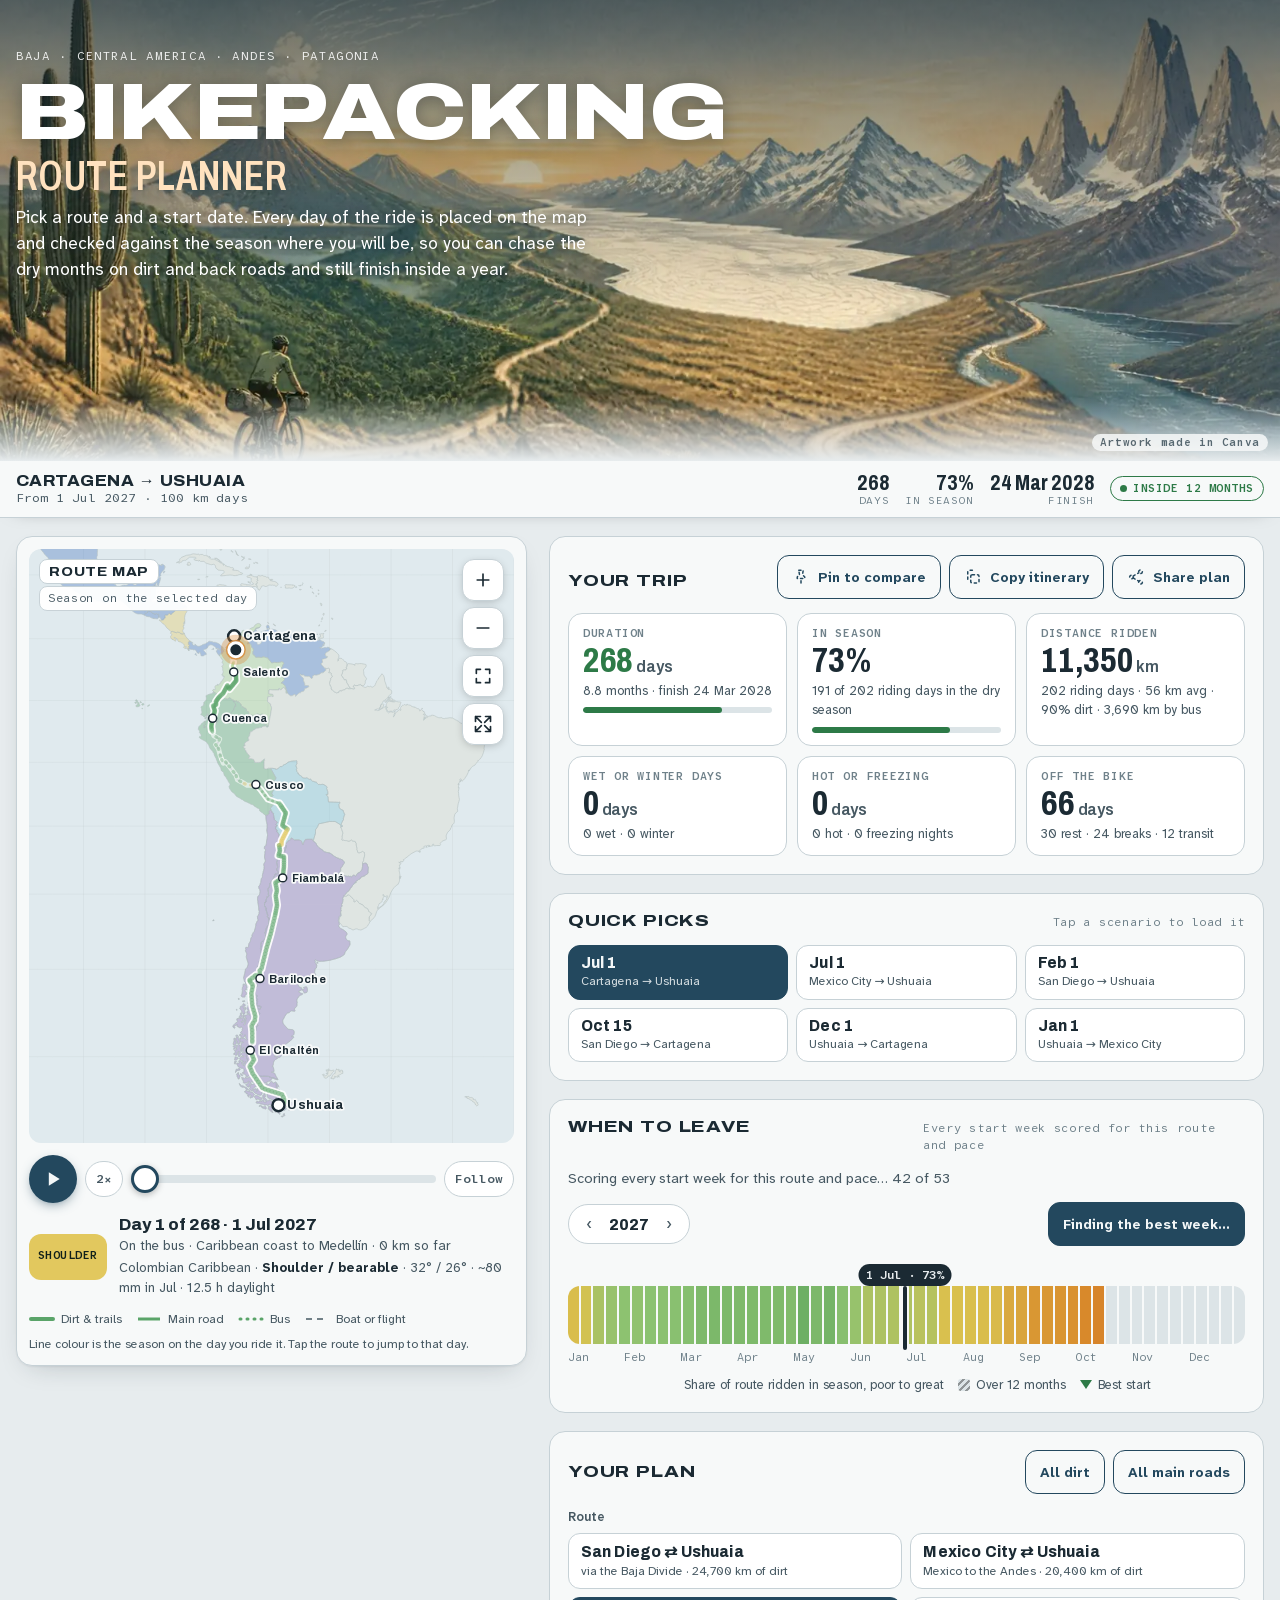
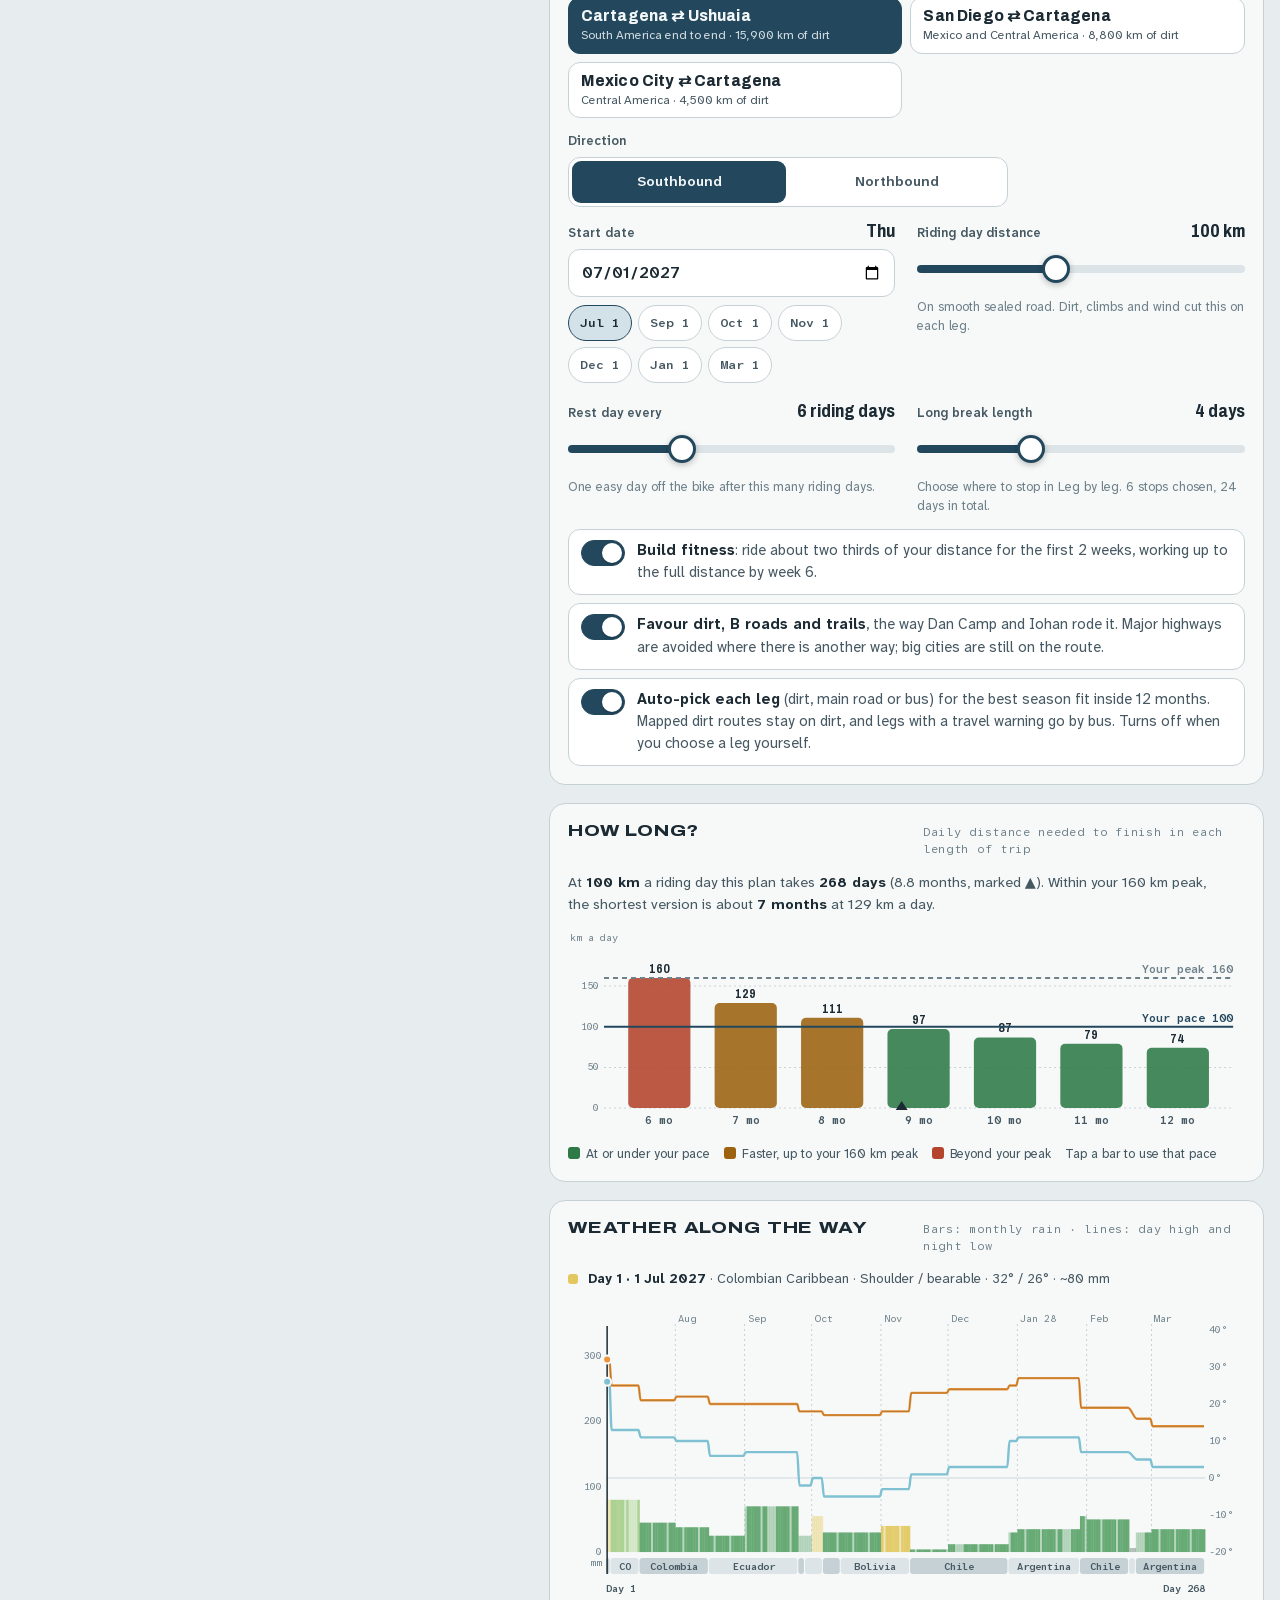
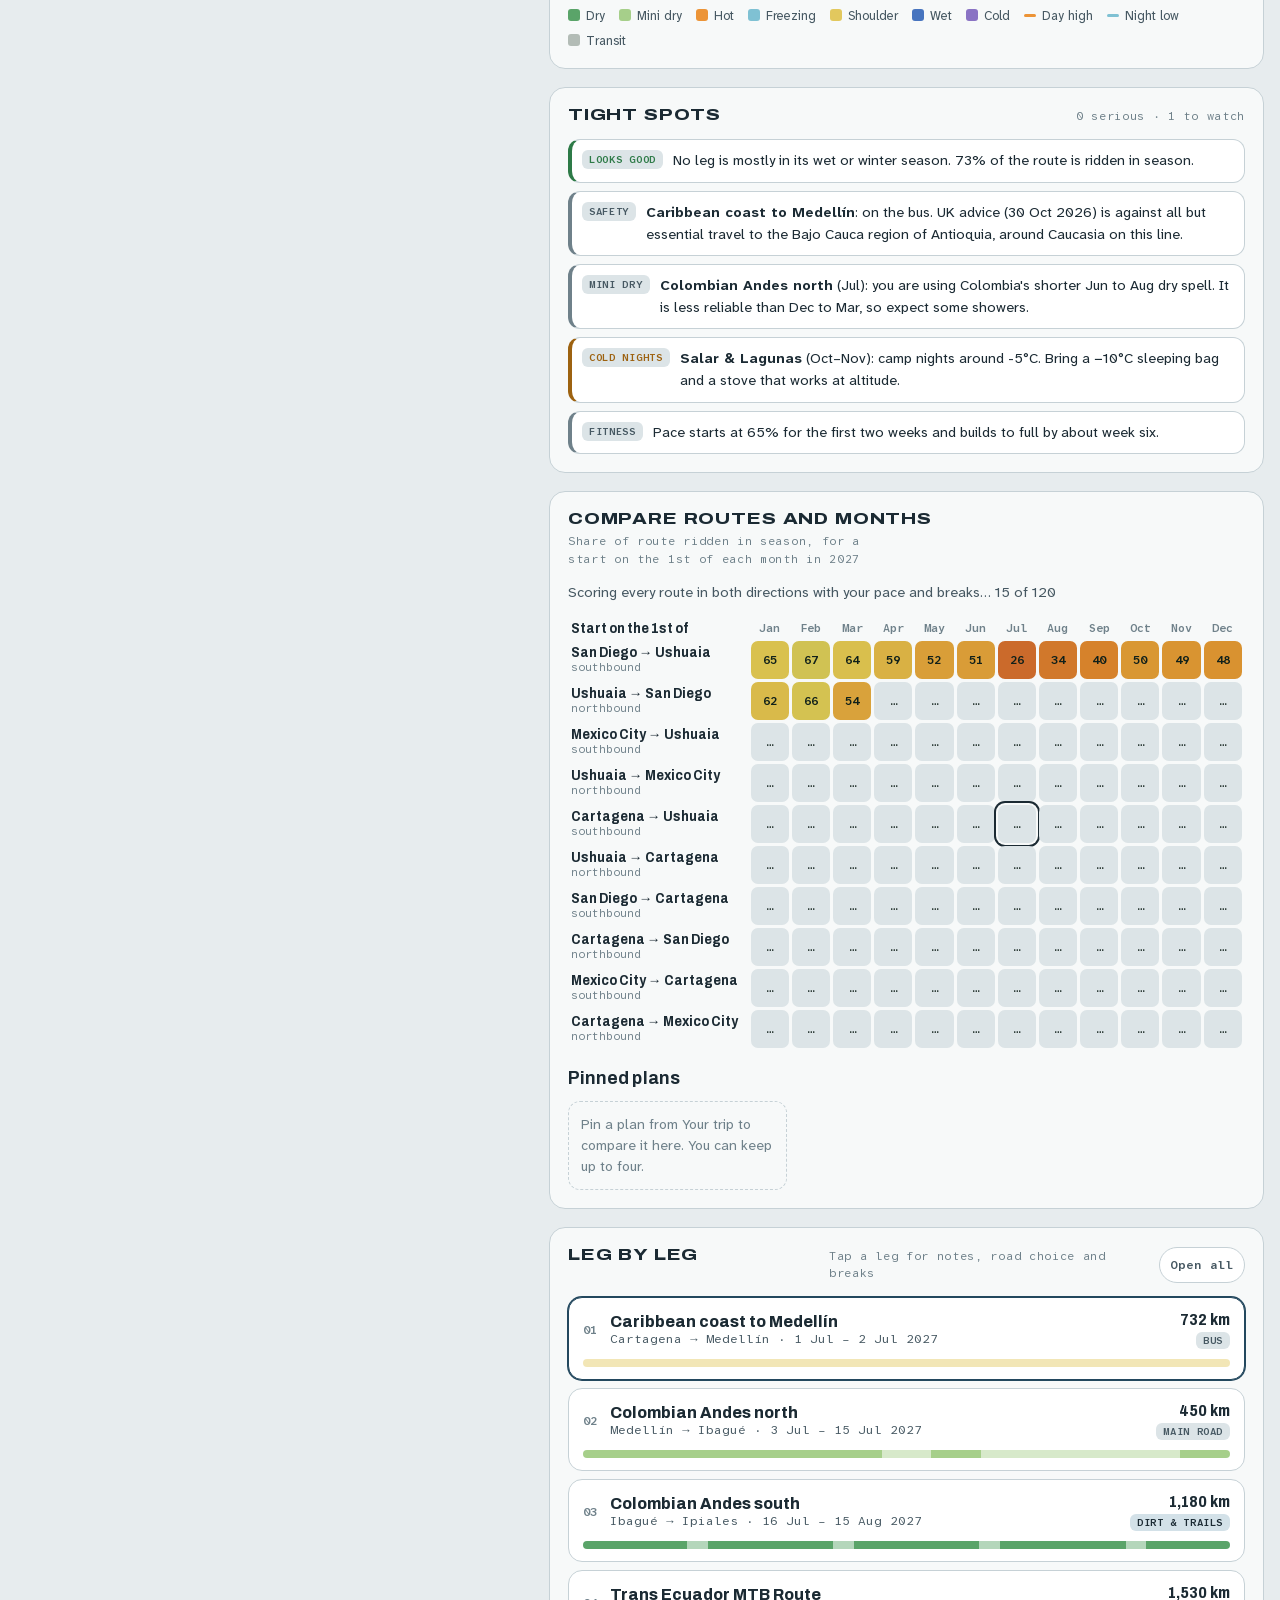
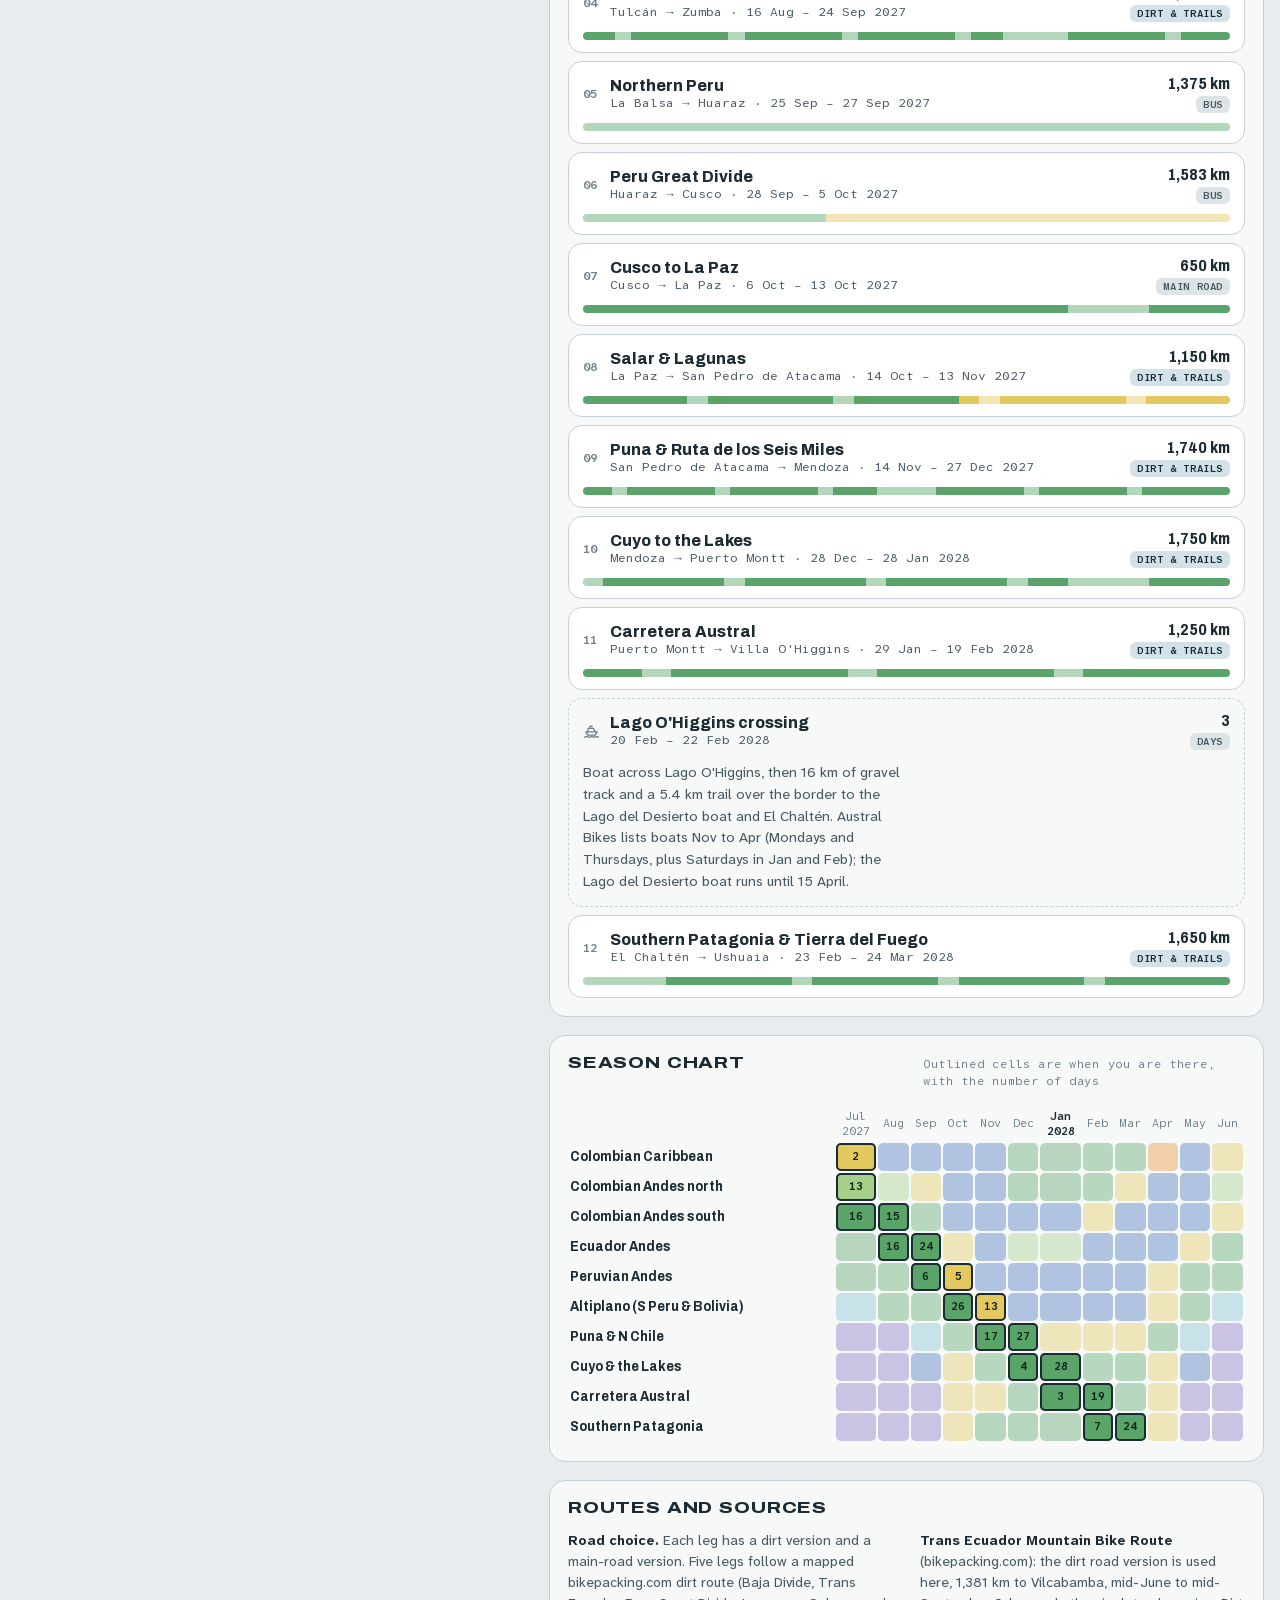
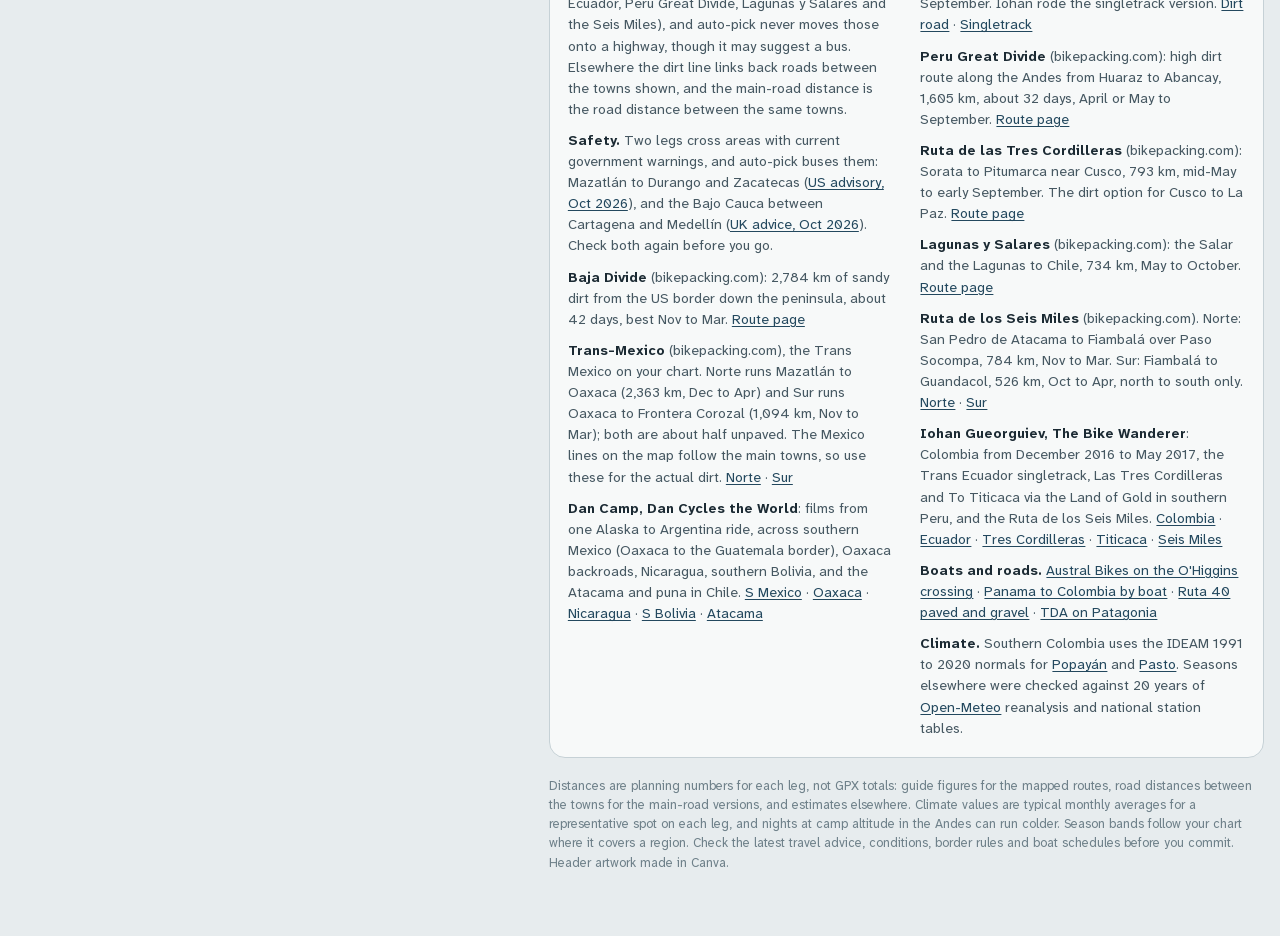
<file: index.html>
<!doctype html>
<html lang="en">
<head>
<meta charset="utf-8">
<meta name="viewport" content="width=device-width,initial-scale=1,viewport-fit=cover">
<title>Bikepacking Route Planner</title>
<meta name="description" content="Plan a 6 to 12 month bikepacking trip through the Americas around the dry seasons: season map, start-week finder, weather and leg-by-leg dirt or main-road choices.">
<meta name="robots" content="noindex, nofollow">
<link rel="manifest" href="manifest.webmanifest">
<link rel="icon" href="icons/favicon-48.png" sizes="48x48" type="image/png">
<link rel="apple-touch-icon" href="icons/apple-touch-icon.png">
<meta name="theme-color" content="#f7f9f9" media="(prefers-color-scheme: light)">
<meta name="theme-color" content="#142128" media="(prefers-color-scheme: dark)">
<meta property="og:type" content="website">
<meta property="og:title" content="Bikepacking Route Planner">
<meta property="og:description" content="Plan a 6 to 12 month bikepacking trip through the Americas around the dry seasons: season map, start-week finder, weather and leg-by-leg dirt or main-road choices.">
<meta property="og:url" content="https://zalderman88.github.io/Bikepacking/">
<meta property="og:image" content="https://zalderman88.github.io/Bikepacking/og.jpg">
<meta name="twitter:card" content="summary_large_image">
<link rel="preload" href="fonts/Archivo-400-900-latin.woff2" as="font" type="font/woff2" crossorigin>
<link rel="preload" href="hero.webp" as="image">
<style>:root{color-scheme:light;box-sizing:border-box;padding-top:env(safe-area-inset-top,0px);padding-bottom:env(safe-area-inset-bottom,0px)}body{margin:0;padding:0;font:14px -apple-system,BlinkMacSystemFont,sans-serif;background:#fff;color:#000}img{max-width:100%}[hidden]:not([hidden=until-found i]){display:none!important}</style>
<link rel="stylesheet" href="fonts.css">
<style>
/* Layout: an atlas console. A painted panorama masthead (made in Canva), a sticky trip bar, then the map pinned on the left while the analysis scrolls on the right. On phones it is one column with a bottom tab bar. */
:root{
  --bg:#e7ecee; --surface:#f7f9f9; --raised:#ffffff; --sunk:#dce4e7; --ink:#1b2a33; --ink-2:#465862; --ink-3:#6f818a; --rule:#c6d1d6;
  --accent:#23485e; --accent-ink:#f3f7f8; --accent-soft:#d3e1e8; --glow:#d98b3a; --focus:#2f6fb3;
  --land:#dfe5e2; --land-edge:#b5c1c1; --sea:#e0eaee; --route-ghost:#8e9fa6; --case:#ffffff; --scrim:rgba(18,32,41,.62); --cell-ink:#10201a;
  --c-D:#5aa469; --c-M:#a6cf8a; --c-B:#e2c85e; --c-H:#ec9437; --c-K:#7fc1d3; --c-W:#4774bf; --c-C:#8a73c4; --c-T:#b3bcb6;
  --bad:#b4442c; --warn:#9d6210; --good:#2d7a47;
  --shadow:0 1px 2px rgba(20,35,45,.06),0 10px 28px -14px rgba(20,35,45,.28);
  --f-display:"Archivo","Arial Narrow",Arial,sans-serif;
  --f-body:"Atkinson Hyperlegible Next","Atkinson Hyperlegible",system-ui,-apple-system,"Segoe UI",Roboto,sans-serif;
  --f-mono:"Atkinson Hyperlegible Mono",ui-monospace,"SFMono-Regular",Menlo,Consolas,monospace;
  --r:16px; --r-sm:10px; --tb-h:56px; --nav-h:0px;
}
@media (prefers-color-scheme: dark){:root:not([data-theme="light"]){
  --bg:#0e171c; --surface:#142128; --raised:#192932; --sunk:#1c2c35; --ink:#e2e9ec; --ink-2:#a5b5bd; --ink-3:#74868f; --rule:#283a44;
  --accent:#9dc5da; --accent-ink:#0c1a21; --accent-soft:#1f3846; --glow:#f0b26c; --focus:#86b9ee;
  --land:#22323a; --land-edge:#3b4d56; --sea:#101c22; --route-ghost:#5c6e76; --case:#0b1418; --scrim:rgba(6,12,16,.7); --cell-ink:#0d1a15;
  --c-D:#5fb26f; --c-M:#9ccb7f; --c-B:#d9bf55; --c-H:#ef9a40; --c-K:#78bfd1; --c-W:#5c8ad6; --c-C:#9d87d8; --c-T:#56625c;
  --bad:#f08a72; --warn:#e7b04f; --good:#7fd398;
  --shadow:0 1px 2px rgba(0,0,0,.35),0 12px 32px -14px rgba(0,0,0,.7); color-scheme:dark}}
:root[data-theme="dark"]{
  --bg:#0e171c; --surface:#142128; --raised:#192932; --sunk:#1c2c35; --ink:#e2e9ec; --ink-2:#a5b5bd; --ink-3:#74868f; --rule:#283a44;
  --accent:#9dc5da; --accent-ink:#0c1a21; --accent-soft:#1f3846; --glow:#f0b26c; --focus:#86b9ee;
  --land:#22323a; --land-edge:#3b4d56; --sea:#101c22; --route-ghost:#5c6e76; --case:#0b1418; --scrim:rgba(6,12,16,.7); --cell-ink:#0d1a15;
  --c-D:#5fb26f; --c-M:#9ccb7f; --c-B:#d9bf55; --c-H:#ef9a40; --c-K:#78bfd1; --c-W:#5c8ad6; --c-C:#9d87d8; --c-T:#56625c;
  --bad:#f08a72; --warn:#e7b04f; --good:#7fd398;
  --shadow:0 1px 2px rgba(0,0,0,.35),0 12px 32px -14px rgba(0,0,0,.7); color-scheme:dark}

*{box-sizing:border-box}
html{scroll-behavior:smooth;scroll-padding-top:calc(var(--tb-h) + 12px + env(safe-area-inset-top,0px))}
body{background:var(--bg);color:var(--ink);font-family:var(--f-body);font-size:15px;line-height:1.5;-webkit-tap-highlight-color:transparent;padding-bottom:calc(var(--nav-h) + env(safe-area-inset-bottom,0px))}
body::before{content:"";position:fixed;inset:0 0 auto;height:env(safe-area-inset-top,0px);z-index:40;background:var(--surface)}
html.noscroll,html.noscroll body{overflow:hidden}
h1,h2,h3{font-family:var(--f-display);margin:0;line-height:1.02;text-wrap:balance}
h2{font-size:1.06rem;font-weight:780;font-stretch:118%;text-transform:uppercase;letter-spacing:.05em}
h3{font-size:1.12rem;font-weight:700;font-stretch:96%;letter-spacing:.005em}
p{margin:0}
a{color:var(--accent);text-underline-offset:2px}
button{font:inherit;color:inherit}
.wrap{max-width:1480px;margin:0 auto;padding-left:max(16px,env(safe-area-inset-left,0px));padding-right:max(16px,env(safe-area-inset-right,0px))}
.cap{font-family:var(--f-mono);font-size:.72rem;letter-spacing:.06em;color:var(--ink-3)}
.muted{color:var(--ink-2)}
.num{font-variant-numeric:tabular-nums}
.sr{position:absolute;width:1px;height:1px;overflow:hidden;clip:rect(0 0 0 0);white-space:nowrap}
button:focus-visible,select:focus-visible,input:focus-visible,a:focus-visible,[tabindex]:focus-visible,summary:focus-visible{outline:3px solid var(--focus);outline-offset:2px}

/* ---------- hero ---------- */
.hero{position:relative;isolation:isolate;overflow:hidden;background:var(--accent);min-height:clamp(300px,36vw,500px);display:flex;align-items:flex-start}
.hero img{position:absolute;inset:0;width:100%;height:100%;object-fit:cover;object-position:50% 58%;z-index:-2}
.hero::after{content:"";position:absolute;inset:0;z-index:-1;background:linear-gradient(180deg,var(--scrim) 0%,rgba(18,32,41,.18) 52%,transparent 70%),linear-gradient(0deg,var(--bg) 0,transparent 64px)}
:root[data-theme="dark"] .hero img{filter:brightness(.78) saturate(.9)}
@media (prefers-color-scheme: dark){:root:not([data-theme="light"]) .hero img{filter:brightness(.78) saturate(.9)}}
.hero-in{width:100%;padding-block:clamp(22px,4vw,48px) 96px;display:grid;gap:10px;color:#fff}
.hero .kicker{font-family:var(--f-mono);font-size:.74rem;letter-spacing:.14em;text-transform:uppercase;opacity:.9}
.hero h1{font-size:clamp(1.85rem,9.2vw,5rem);font-weight:860;font-stretch:122%;text-transform:uppercase;letter-spacing:-.005em;line-height:.92;text-shadow:0 2px 18px rgba(10,20,26,.35)}
.hero h1 span{display:block;font-stretch:70%;font-weight:620;letter-spacing:.02em;font-size:.52em;margin-top:.18em;color:#ffe2bf}
.hero .lede{max-width:52ch;font-size:clamp(.95rem,1.4vw,1.08rem);text-shadow:0 1px 10px rgba(10,20,26,.5)}
.hero .credit{position:absolute;right:max(12px,env(safe-area-inset-right,0px));bottom:10px;font:600 .66rem var(--f-mono);letter-spacing:.06em;color:var(--ink-2);background:var(--surface);opacity:.85;padding:2px 8px;border-radius:999px}

/* ---------- trip bar ---------- */
.tripbar{position:sticky;top:env(safe-area-inset-top,0px);z-index:30;background:var(--surface);border-bottom:1px solid var(--rule);box-shadow:0 6px 18px -16px rgba(0,0,0,.5)}
.tripbar .wrap{min-height:var(--tb-h);display:flex;align-items:center;gap:12px 18px;padding-block:6px}
.tb-route{display:flex;flex-direction:column;min-width:0;flex:1 1 auto}
.tb-route b{font:780 1rem/1.15 var(--f-display);font-stretch:108%;text-transform:uppercase;letter-spacing:.03em;white-space:nowrap;overflow:hidden;text-overflow:ellipsis}
.tb-route span{font:.78rem var(--f-mono);color:var(--ink-2);white-space:nowrap;overflow:hidden;text-overflow:ellipsis}
.tb-stats{display:flex;align-items:center;gap:6px 16px;flex:none}
.tb-stat{display:flex;flex-direction:column;align-items:flex-end;line-height:1.05}
.tb-stat b{font:720 1.32rem var(--f-display);font-stretch:76%;font-variant-numeric:tabular-nums}
.tb-stat span{font:.66rem var(--f-mono);letter-spacing:.06em;text-transform:uppercase;color:var(--ink-3)}
.pill{display:inline-flex;align-items:center;gap:6px;font:600 .7rem var(--f-mono);letter-spacing:.05em;text-transform:uppercase;padding:4px 9px;border-radius:999px;border:1px solid currentColor;white-space:nowrap}
.pill::before{content:"";width:7px;height:7px;border-radius:50%;background:currentColor}
.pill.good{color:var(--good)} .pill.bad{color:var(--bad)} .pill.warn{color:var(--warn)}
@media (max-width:640px){ .tb-hide{display:none} .tb-stat b{font-size:1.18rem} .tripbar .wrap{gap:10px} .pill{padding:4px 7px} .pill .pl{display:none} }

/* ---------- console grid ---------- */
.console{display:grid;grid-template-columns:minmax(0,1fr);gap:16px;padding-block:18px 40px}
.pane-main{display:contents}
.card{background:var(--surface);border:1px solid var(--rule);border-radius:var(--r);padding:18px;min-width:0}
.card-h{display:flex;align-items:baseline;justify-content:space-between;gap:6px 14px;flex-wrap:wrap;margin-bottom:14px}
.card-h .cap{max-width:46ch}
@media (min-width:980px){
  .console{grid-template-columns:minmax(0,5fr) minmax(0,7fr);align-items:start;gap:22px}
  .pane-main{display:flex;flex-direction:column;gap:18px;min-width:0}
  .map-card{position:sticky;top:calc(var(--tb-h) + 14px + env(safe-area-inset-top,0px));grid-row:1/span 1}
}
@media (max-width:979px){
  :root{--nav-h:64px}
  #s-summary{order:1} #s-picks{order:2} .map-card{order:3} #s-when{order:4} #s-plan{order:5} #s-weather{order:6} #s-flags{order:7} #s-length{order:8} #s-compare{order:9} #s-legs{order:10} #s-season{order:11} #s-sources{order:12}
}
@media (max-width:520px){ body{font-size:14.5px} .card{padding:14px 12px;border-radius:14px} }

/* ---------- chips, segments, inputs ---------- */
.chips{display:flex;gap:8px;flex-wrap:wrap}
.chip{border:1px solid var(--rule);background:var(--raised);border-radius:12px;padding:8px 12px;min-height:48px;cursor:pointer;display:inline-flex;flex-direction:column;align-items:flex-start;justify-content:center;gap:1px;text-align:left;transition:border-color .15s,background .15s,transform .15s}
.chip:hover{border-color:var(--ink-3)}
.chip:active{transform:scale(.98)}
.chip b{font:760 .98rem var(--f-display);font-stretch:96%;letter-spacing:.01em}
.chip small{font-size:.76rem;color:var(--ink-2)}
.chip[aria-pressed="true"],.chip[aria-checked="true"]{background:var(--accent);border-color:var(--accent);color:var(--accent-ink)}
.chip[aria-pressed="true"] small,.chip[aria-checked="true"] small{color:inherit;opacity:.85}
.seg{display:flex;border:1px solid var(--rule);border-radius:12px;overflow:hidden;background:var(--raised);padding:3px;gap:3px}
.seg button{flex:1;border:0;background:transparent;color:var(--ink-2);padding:8px 8px;min-height:42px;border-radius:9px;cursor:pointer;font-weight:600;font-size:.9rem;transition:background .15s,color .15s}
.seg button[aria-pressed="true"]{background:var(--accent);color:var(--accent-ink)}
.seg.sm button{font-size:.8rem;min-height:40px;padding:6px 6px}
.seg.sm button small{display:block;font:.68rem var(--f-mono);opacity:.8}
.field{display:flex;flex-direction:column;gap:8px;min-width:0}
.field>label,.field>.lbl{display:flex;justify-content:space-between;align-items:baseline;gap:8px;font:600 .8rem var(--f-body);color:var(--ink-2)}
.field output{font:720 1.15rem var(--f-display);font-stretch:80%;color:var(--ink);font-variant-numeric:tabular-nums}
.field .hint{font-size:.8rem;color:var(--ink-3)}
.controls{display:grid;grid-template-columns:repeat(2,minmax(0,1fr));gap:18px 22px}
@media (max-width:560px){.controls{grid-template-columns:minmax(0,1fr)}}
.switches{display:grid;gap:8px}
.seg.dir{max-width:440px}
.chips.grid{display:grid;grid-template-columns:repeat(3,minmax(0,1fr))}
.chips.grid .chip{width:100%;min-width:0}
.chips.grid.routes{grid-template-columns:repeat(2,minmax(0,1fr))}
@media (max-width:640px){.chips.grid{grid-template-columns:repeat(2,minmax(0,1fr))} .chips.grid.routes{grid-template-columns:minmax(0,1fr)}}
input[type=date]{font:600 1rem var(--f-body);color:var(--ink);background:var(--raised);border:1px solid var(--rule);border-radius:12px;padding:10px 12px;min-height:48px;width:100%}
input[type=range]{-webkit-appearance:none;appearance:none;width:100%;height:40px;background:transparent;margin:0;touch-action:pan-y;--p:50%}
input[type=range]::-webkit-slider-runnable-track{height:8px;border-radius:4px;background:linear-gradient(90deg,var(--accent) var(--p),var(--sunk) var(--p))}
input[type=range]::-moz-range-track{height:8px;border-radius:4px;background:var(--sunk)}
input[type=range]::-moz-range-progress{height:8px;border-radius:4px;background:var(--accent)}
input[type=range]::-webkit-slider-thumb{-webkit-appearance:none;width:28px;height:28px;border-radius:50%;background:var(--raised);border:3px solid var(--accent);box-shadow:0 2px 6px rgba(0,0,0,.25);margin-top:-10px}
input[type=range]::-moz-range-thumb{width:22px;height:22px;border-radius:50%;background:var(--raised);border:3px solid var(--accent);box-shadow:0 2px 6px rgba(0,0,0,.25)}
.minis{display:flex;gap:6px;flex-wrap:wrap}
.minis button{font:600 .78rem var(--f-mono);border:1px solid var(--rule);background:var(--raised);color:var(--ink-2);border-radius:999px;padding:6px 11px;min-height:36px;cursor:pointer}
.minis button:hover{color:var(--ink);border-color:var(--ink-3)}
.minis button[aria-pressed="true"]{background:var(--accent-soft);color:var(--ink);border-color:var(--accent)}
.switch{display:flex;align-items:flex-start;gap:12px;cursor:pointer;font-size:.92rem;min-height:44px;padding:10px 12px;border-radius:12px;background:var(--raised);border:1px solid var(--rule)}
.switch input{appearance:none;-webkit-appearance:none;flex:none;width:44px;height:26px;border-radius:999px;background:var(--sunk);border:1px solid var(--rule);position:relative;cursor:pointer;margin:0;transition:background .2s}
.switch input::after{content:"";position:absolute;top:2px;left:2px;width:20px;height:20px;border-radius:50%;background:var(--raised);box-shadow:0 1px 3px rgba(0,0,0,.3);transition:transform .2s}
.switch input:checked{background:var(--accent);border-color:var(--accent)}
.switch input:checked::after{transform:translateX(18px)}
.field>label.switch{justify-content:flex-start;align-items:flex-start;font:inherit;font-size:.92rem;color:inherit}
.switch b{font-weight:700;color:var(--ink)}
.switch span{color:var(--ink-2)}
.btn{display:inline-flex;align-items:center;gap:8px;font:700 .88rem var(--f-body);border:1px solid var(--accent);background:var(--accent);color:var(--accent-ink);border-radius:12px;padding:9px 14px;min-height:44px;cursor:pointer;transition:transform .15s}
.btn:active{transform:scale(.97)}
.btn.ghost{background:transparent;color:var(--accent)}
.btn svg{width:18px;height:18px;flex:none}
.row{display:flex;gap:8px;flex-wrap:wrap;align-items:center}
.stack{display:flex;flex-direction:column;gap:14px}

/* ---------- summary ---------- */
.stats{display:grid;grid-template-columns:repeat(3,minmax(0,1fr));gap:10px}
@media (max-width:640px){.stats{grid-template-columns:repeat(2,minmax(0,1fr))}}
.stat{background:var(--raised);border:1px solid var(--rule);border-radius:14px;padding:12px 14px;display:flex;flex-direction:column;gap:3px;min-width:0}
.stat .k{font:600 .7rem var(--f-mono);letter-spacing:.07em;text-transform:uppercase;color:var(--ink-3)}
.stat .v{font:740 2.15rem/1 var(--f-display);font-stretch:74%;font-variant-numeric:tabular-nums;letter-spacing:-.005em}
.stat .v small{font-size:.5em;font-weight:600;font-stretch:90%;color:var(--ink-2);margin-left:3px}
.stat .s{font-size:.8rem;color:var(--ink-2)}
.stat .bar{height:6px;border-radius:3px;background:var(--sunk);overflow:hidden;margin-top:4px;position:relative}
.stat .bar i{position:absolute;inset:0 auto 0 0;border-radius:3px;background:var(--good);transition:width .4s ease}
.stat.alert{border-color:var(--bad)} .stat.alert .v{color:var(--bad)} .stat.alert .bar i{background:var(--bad)}
.stat.ok .v{color:var(--good)}

/* ---------- start strip ---------- */
.strip-top{display:flex;justify-content:space-between;align-items:center;gap:10px;flex-wrap:wrap;margin-bottom:10px}
.yearsw{display:inline-flex;align-items:center;border:1px solid var(--rule);border-radius:999px;background:var(--raised)}
.yearsw button{border:0;background:transparent;width:40px;height:38px;cursor:pointer;color:var(--ink-2);font-size:1.1rem;border-radius:999px}
.yearsw b{font:760 1.05rem var(--f-display);font-stretch:90%;min-width:3.4ch;text-align:center;font-variant-numeric:tabular-nums}
.strip-box{position:relative;padding-top:30px}
.strip{position:relative;display:grid;grid-auto-flow:column;grid-auto-columns:1fr;gap:2px;height:58px;border-radius:12px;overflow:hidden;cursor:pointer;touch-action:pan-y;user-select:none;-webkit-user-select:none}
.strip div{position:relative;background:var(--sunk);transition:background-color .25s}
.strip div.over{background-image:repeating-linear-gradient(135deg,transparent 0 3px,rgba(0,0,0,.3) 3px 5px)}
.strip-cur{position:absolute;top:22px;bottom:-6px;width:0;pointer-events:none;transition:left .2s ease}
.strip-cur::before{content:"";position:absolute;left:-2px;top:8px;bottom:0;width:4px;border-radius:2px;background:var(--ink);box-shadow:0 0 0 2px var(--surface)}
.strip-cur span{position:absolute;bottom:calc(100% - 8px);left:0;transform:translateX(-50%);font:700 .74rem var(--f-mono);white-space:nowrap;background:var(--ink);color:var(--bg);padding:3px 8px;border-radius:999px}
.strip-best{position:absolute;top:22px;width:0;pointer-events:none}
.strip-best::before{content:"";position:absolute;left:-6px;top:-1px;border:6px solid transparent;border-top:8px solid var(--good)}
.strip-months{display:grid;grid-template-columns:repeat(12,1fr);font:.7rem var(--f-mono);color:var(--ink-3);margin-top:6px}
.legend{display:flex;flex-wrap:wrap;gap:6px 14px;font-size:.8rem;color:var(--ink-2)}
.legend span{display:inline-flex;align-items:center;gap:6px}
.sw{width:12px;height:12px;border-radius:3px;display:inline-block;flex:none}
.grad{width:110px;height:10px;border-radius:3px;display:inline-block}
.note-line{font-size:.9rem;color:var(--ink-2);margin-bottom:12px;max-width:72ch}
.note-line b{color:var(--ink)}

/* ---------- map ---------- */
.map-card{display:flex;flex-direction:column;gap:12px;box-shadow:var(--shadow);padding:12px}
.map-box{position:relative;height:clamp(380px,72vh,640px);border-radius:12px;overflow:hidden;background:var(--sea)}
@media (min-width:980px){.map-box{height:clamp(420px,calc(100vh - var(--tb-h) - 250px),980px)}}
.map-box svg{display:block;width:100%;height:100%;touch-action:pan-y;cursor:grab}
.map-box svg:active{cursor:grabbing}
.map-card.full{position:fixed;inset:0;z-index:70;border-radius:0;border:0;padding:max(10px,env(safe-area-inset-top,0px)) max(10px,env(safe-area-inset-right,0px)) max(10px,env(safe-area-inset-bottom,0px)) max(10px,env(safe-area-inset-left,0px));background:var(--bg)}
.map-card.full .map-box{flex:1;height:auto}
.map-card.full .map-box svg{touch-action:none}
.map-tools{position:absolute;top:10px;right:10px;display:flex;flex-direction:column;gap:6px;z-index:2}
.map-tools button{width:42px;height:42px;border-radius:12px;border:1px solid var(--rule);background:var(--raised);color:var(--ink);display:grid;place-items:center;cursor:pointer;box-shadow:0 2px 8px -2px rgba(0,0,0,.25)}
.map-tools button svg{width:20px;height:20px}
.map-tools button[aria-pressed="true"]{background:var(--accent);color:var(--accent-ink);border-color:var(--accent)}
.map-title{position:absolute;top:10px;left:10px;z-index:2;display:flex;flex-direction:column;gap:2px;pointer-events:none;max-width:calc(100% - 70px)}
.map-title b{font:780 .82rem var(--f-display);font-stretch:112%;text-transform:uppercase;letter-spacing:.06em;background:var(--raised);padding:4px 9px;border-radius:8px;align-self:flex-start;border:1px solid var(--rule)}
.map-title .cap{background:var(--raised);border:1px solid var(--rule);padding:3px 8px;border-radius:8px;align-self:flex-start;color:var(--ink-2);opacity:.94;max-width:100%}
.map-hint{position:absolute;left:50%;bottom:12px;transform:translateX(-50%);z-index:2;font-size:.78rem;background:var(--ink);color:var(--bg);padding:6px 12px;border-radius:999px;opacity:0;transition:opacity .25s;pointer-events:none;white-space:nowrap}
.map-hint.on{opacity:.92}
.map-tip{position:absolute;z-index:3;pointer-events:none;background:var(--raised);border:1px solid var(--rule);border-radius:10px;padding:6px 10px;font-size:.8rem;box-shadow:var(--shadow);white-space:nowrap;transform:translate(-50%,calc(-100% - 12px))}
.map-tip[hidden]{display:none}
.map-tip b{font-family:var(--f-display);font-stretch:90%}
.scrub{display:grid;grid-template-columns:auto auto minmax(0,1fr) auto;gap:8px;align-items:center}
.play{width:48px;height:48px;border-radius:50%;border:0;background:var(--accent);color:var(--accent-ink);cursor:pointer;display:grid;place-items:center;box-shadow:0 4px 14px -6px var(--accent)}
.play svg{width:20px;height:20px;fill:currentColor}
.tiny{font:700 .76rem var(--f-mono);border:1px solid var(--rule);background:var(--raised);color:var(--ink-2);border-radius:999px;padding:0 10px;height:36px;cursor:pointer;white-space:nowrap}
.tiny[aria-pressed="true"]{background:var(--accent-soft);color:var(--ink);border-color:var(--accent)}
.readout{display:grid;grid-template-columns:auto minmax(0,1fr);gap:2px 12px;align-items:center;min-height:3.6em}
.readout .badge{grid-row:1/span 3;min-width:46px;padding:0 9px;white-space:nowrap;height:46px;border-radius:12px;display:grid;place-items:center;font:800 .7rem var(--f-mono);color:var(--cell-ink);text-transform:uppercase;letter-spacing:.04em;text-align:center;line-height:1.1}
.readout .t{font:760 1.08rem var(--f-display);font-stretch:96%}
.readout .d{font-size:.84rem;color:var(--ink-2)}
.readout .d b{color:var(--ink)}
.legend.map-leg{font-size:.76rem}
.f-D{fill:var(--c-D)} .f-M{fill:var(--c-M)} .f-B{fill:var(--c-B)} .f-H{fill:var(--c-H)} .f-K{fill:var(--c-K)} .f-W{fill:var(--c-W)} .f-C{fill:var(--c-C)} .f-T{fill:var(--c-T)}
.s-D{stroke:var(--c-D)} .s-M{stroke:var(--c-M)} .s-B{stroke:var(--c-B)} .s-H{stroke:var(--c-H)} .s-K{stroke:var(--c-K)} .s-W{stroke:var(--c-W)} .s-C{stroke:var(--c-C)} .s-T{stroke:var(--c-T)}
.bg-D{background:var(--c-D)} .bg-M{background:var(--c-M)} .bg-B{background:var(--c-B)} .bg-H{background:var(--c-H)} .bg-K{background:var(--c-K)} .bg-W{background:var(--c-W)} .bg-C{background:var(--c-C)} .bg-T{background:var(--c-T)}
.land{fill:var(--land);stroke:var(--land-edge);stroke-width:.6;vector-effect:non-scaling-stroke}
.land.tint{fill-opacity:.36}
.land.tint.f-D{fill:var(--c-D)} .land.tint.f-M{fill:var(--c-M)} .land.tint.f-B{fill:var(--c-B)} .land.tint.f-H{fill:var(--c-H)} .land.tint.f-K{fill:var(--c-K)} .land.tint.f-W{fill:var(--c-W)} .land.tint.f-C{fill:var(--c-C)} .land.tint.f-T{fill:var(--c-T)}
.grat{fill:none;stroke:var(--land-edge);stroke-opacity:.35;stroke-width:.5;vector-effect:non-scaling-stroke}
.ghost{fill:none;stroke:var(--route-ghost);stroke-width:1.5;stroke-dasharray:3 4;vector-effect:non-scaling-stroke}
.rcase{fill:none;stroke:var(--case);stroke-width:8;stroke-linecap:round;stroke-linejoin:round;vector-effect:non-scaling-stroke;opacity:.92;transition:opacity .2s}
.rcase.paved{stroke-width:6.5}
.rcase.bus{stroke-width:5;opacity:.6}
.rday{fill:none;stroke-width:4.6;stroke-linecap:round;stroke-linejoin:round;vector-effect:non-scaling-stroke;transition:opacity .2s}
.rday.paved{stroke-width:3}
.rday.bus{stroke-dasharray:1 6;stroke-width:3.4}
.xfer{fill:none;stroke:var(--ink-2);stroke-width:1.5;stroke-dasharray:6 5;vector-effect:non-scaling-stroke}
.city{fill:var(--raised);stroke:var(--ink);stroke-width:1.5}
.city.big{stroke-width:2.5}
.city-l{font:700 11px var(--f-display);fill:var(--ink);paint-order:stroke;stroke:var(--surface);stroke-width:3.5px;stroke-linejoin:round;letter-spacing:.02em}
.rider{fill:var(--ink);stroke:var(--raised);stroke-width:3}
.rider-halo{fill:var(--glow);opacity:.35}
.rider-pulse{fill:none;stroke:var(--glow);stroke-width:2;opacity:.8;transform-box:fill-box;transform-origin:center;animation:pulse 1.8s ease-out infinite}
@keyframes pulse{from{transform:scale(.6);opacity:.9} to{transform:scale(2.2);opacity:0}}

/* ---------- charts ---------- */
.chart-cap{display:grid;grid-template-columns:auto minmax(0,1fr);gap:4px 10px;align-items:start;font-size:.84rem;color:var(--ink-2);min-height:2.4em;margin-bottom:6px}
.chart-cap b{color:var(--ink)}
.chart-cap .dot{width:10px;height:10px;border-radius:3px;margin-top:.38em}
#chart svg,#lenChart svg{display:block;width:100%;height:auto;touch-action:pan-y}
#chart svg{cursor:crosshair}
.axis text{font:500 10px var(--f-mono);fill:var(--ink-3)}
.gridl{stroke:var(--rule);stroke-dasharray:2 3}
.lbl-s{font:600 10px var(--f-mono);fill:var(--ink-2)}
.scrubline{stroke:var(--ink);stroke-width:1.5}
.lenbar{cursor:pointer;transition:opacity .15s}
.lenbar:hover{opacity:.85}
.len-lbl{font:700 12px var(--f-display);fill:var(--ink);font-stretch:85%}
.len-x{font:600 11px var(--f-mono);fill:var(--ink-2)}

/* ---------- matrix + pins ---------- */
.mx-wrap,.rm-wrap{overflow-x:auto;-webkit-overflow-scrolling:touch;margin-inline:-4px;padding-inline:4px}
table.rm{border-collapse:separate;border-spacing:3px;width:100%;min-width:600px}
.rm th{font:600 .7rem var(--f-mono);color:var(--ink-3);text-align:center;padding:2px 0;white-space:nowrap}
.rm th.rh{text-align:left;color:var(--ink);font:700 .86rem var(--f-display);font-stretch:92%;padding-right:10px;min-width:150px;width:1%;white-space:nowrap;position:sticky;left:0;background:var(--surface);z-index:1}
.rm th.rh small{display:block;font:500 .68rem var(--f-mono);color:var(--ink-3)}
.rm td{padding:0}
.rm td button{width:100%;height:38px;border:0;border-radius:7px;font:700 .74rem var(--f-mono);color:var(--cell-ink);cursor:pointer;background:var(--sunk);font-variant-numeric:tabular-nums;transition:transform .12s}
.rm td button:hover{transform:scale(1.06)}
.rm td button.over{background-image:repeating-linear-gradient(135deg,transparent 0 3px,rgba(0,0,0,.28) 3px 5px)}
.rm td button.on{box-shadow:0 0 0 2px var(--surface),0 0 0 4px var(--ink)}
.pins{display:grid;grid-template-columns:repeat(auto-fill,minmax(min(100%,210px),1fr));gap:10px;margin-top:14px}
.pin{background:var(--raised);border:1px solid var(--rule);border-radius:14px;padding:12px;display:flex;flex-direction:column;gap:6px;min-width:0}
.pin h3{font-size:.98rem}
.pin dl{display:grid;grid-template-columns:auto 1fr;gap:2px 10px;margin:0;font-size:.82rem}
.pin dt{color:var(--ink-3);font-family:var(--f-mono);font-size:.72rem;align-self:center}
.pin dd{margin:0;font-variant-numeric:tabular-nums;text-align:right;font-weight:600}
.pin .row{margin-top:auto}
.pin .best{color:var(--good)}
.empty{font-size:.88rem;color:var(--ink-3);padding:12px;border:1px dashed var(--rule);border-radius:12px}

/* ---------- flags ---------- */
.flags{display:flex;flex-direction:column;gap:8px;margin:0;padding:0;list-style:none}
.flags li{display:grid;grid-template-columns:auto minmax(0,1fr);gap:10px;align-items:start;padding:10px 12px 10px 10px;border-radius:12px;background:var(--raised);border:1px solid var(--rule);border-left:4px solid var(--ink-3);font-size:.9rem}
.flags li .tag{font:700 .64rem var(--f-mono);letter-spacing:.07em;text-transform:uppercase;padding:3px 7px;border-radius:6px;white-space:nowrap;color:var(--ink-2);background:var(--sunk)}
.flags li.bad{border-left-color:var(--bad)} .flags li.bad .tag{color:var(--bad)}
.flags li.warn{border-left-color:var(--warn)} .flags li.warn .tag{color:var(--warn)}
.flags li.good{border-left-color:var(--good)} .flags li.good .tag{color:var(--good)}
.flags li b{font-weight:700}

/* ---------- legs ---------- */
.legs{display:flex;flex-direction:column;gap:8px}
.leg{background:var(--raised);border:1px solid var(--rule);border-radius:14px;overflow:hidden;transition:border-color .2s,box-shadow .2s}
.leg.sel{border-color:var(--accent);box-shadow:0 0 0 1px var(--accent)}
.leg-head{display:grid;grid-template-columns:auto minmax(0,1fr) auto;gap:4px 12px;align-items:center;width:100%;border:0;background:transparent;text-align:left;padding:12px 14px;cursor:pointer}
.leg-head .n{font:700 .74rem var(--f-mono);color:var(--ink-3);width:2.2ch}
.leg-head .n svg{display:block;width:17px;height:17px}
.leg-head .tt{min-width:0;display:flex;flex-direction:column;gap:1px}
.leg-head .tt b{font:760 1.02rem var(--f-display);font-stretch:96%;white-space:nowrap;overflow:hidden;text-overflow:ellipsis}
.leg-head .tt span{font:.76rem var(--f-mono);color:var(--ink-2);white-space:nowrap;overflow:hidden;text-overflow:ellipsis}
.leg-head .rt{display:flex;flex-direction:column;align-items:flex-end;gap:3px}
.leg-head .rt b{font:720 1.05rem var(--f-display);font-stretch:78%;font-variant-numeric:tabular-nums}
.mtag{font:700 .64rem var(--f-mono);letter-spacing:.06em;text-transform:uppercase;padding:2px 7px;border-radius:6px;background:var(--sunk);color:var(--ink-2);white-space:nowrap}
.mtag.dirt{background:var(--accent-soft);color:var(--ink)}
.leg-head .chev{grid-column:3;grid-row:1;display:none}
.leg-head .mini{grid-column:1/-1;display:flex;height:8px;border-radius:4px;overflow:hidden;margin-top:6px}
.leg-head .mini i{flex:1;min-width:0}
.leg-head .mini i.rest{opacity:.45}
.leg-body{padding:0 14px 14px;display:grid;grid-template-columns:minmax(0,1fr) minmax(0,300px);gap:14px 20px;border-top:1px dashed var(--rule);padding-top:12px}
.leg-body[hidden]{display:none}
@media (max-width:760px){.leg-body{grid-template-columns:minmax(0,1fr)}}
.leg .note{font-size:.9rem;color:var(--ink-2)}
.leg .nums{display:flex;gap:6px 14px;flex-wrap:wrap;font:.78rem var(--f-mono);color:var(--ink-2);margin-top:8px}
.leg .nums b{color:var(--ink)}
.leg .src{font-size:.8rem;color:var(--ink-3);margin-top:6px}
.leg .src a{color:var(--ink-2)}
.leg .opts{display:flex;flex-direction:column;gap:8px}
.leg .hwy{font-size:.8rem;color:var(--warn)}
.leg .note.risk{margin-top:8px;font-size:.84rem}
.leg .note.risk b{color:var(--bad)}
.leg.xfer-leg{background:transparent;border-style:dashed}
.leg.xfer-leg .leg-head{cursor:default}

/* ---------- season table ---------- */
table.mx{border-collapse:separate;border-spacing:2px;font-size:.78rem;min-width:640px;width:100%}
.mx th{font:500 .7rem var(--f-mono);color:var(--ink-3);text-align:center;padding:2px 0;white-space:nowrap}
.mx th.rh{text-align:left;color:var(--ink);font:700 .86rem var(--f-display);font-stretch:92%;padding-right:8px;min-width:140px;position:sticky;left:0;background:var(--surface);z-index:1}
.mx td{height:28px;border-radius:5px;text-align:center;font:700 .7rem var(--f-mono);color:var(--cell-ink);opacity:.4}
.mx td.on{opacity:1;box-shadow:inset 0 0 0 2px var(--ink)}
.mx th.yr{color:var(--ink);font-weight:700}

/* ---------- sources, footer ---------- */
.sources{columns:2 320px;column-gap:28px;font-size:.88rem;color:var(--ink-2)}
.sources p{break-inside:avoid;margin-bottom:10px}
.sources b{color:var(--ink)}
footer{font-size:.8rem;color:var(--ink-3);max-width:90ch;padding-bottom:24px}

/* ---------- bottom tab bar (phones) ---------- */
.tabbar{display:none}
@media (max-width:979px){
  .tabbar{display:grid;grid-template-columns:repeat(5,1fr);position:fixed;left:0;right:0;bottom:0;z-index:50;background:var(--surface);border-top:1px solid var(--rule);padding:4px max(6px,env(safe-area-inset-right,0px)) env(safe-area-inset-bottom,0px) max(6px,env(safe-area-inset-left,0px));box-shadow:0 -8px 24px -18px rgba(0,0,0,.45)}
  .tabbar a{display:flex;flex-direction:column;align-items:center;justify-content:center;gap:2px;height:56px;text-decoration:none;color:var(--ink-3);font:700 .68rem var(--f-body);letter-spacing:.02em;border-radius:12px}
  .tabbar a svg{width:22px;height:22px;stroke:currentColor;fill:none;stroke-width:1.8;stroke-linecap:round;stroke-linejoin:round}
  .tabbar a.on{color:var(--accent)}
  .tabbar a.on svg{background:var(--accent-soft);border-radius:999px;padding:2px 12px;width:46px;box-sizing:content-box;height:20px}
}
@media (max-width:979px){ footer{order:13} }
@media (prefers-reduced-motion:reduce){*{transition:none!important;animation:none!important;scroll-behavior:auto!important}}
</style>

</head>
<body>

<header class="hero">
  <img src="hero.webp" alt="Painted panorama of the ride: Baja cacti, a smoking Central American volcano, Andean salt flats and the granite towers of Patagonia, with a loaded bikepacker on a dirt road" width="1600" height="900" decoding="async" fetchpriority="high">
  <div class="hero-in wrap">
    <span class="kicker">Baja · Central America · Andes · Patagonia</span>
    <h1>Bikepacking<span>Route Planner</span></h1>
    <p class="lede">Pick a route and a start date. Every day of the ride is placed on the map and checked against the season where you will be, so you can chase the dry months on dirt and back roads and still finish inside a year.</p>
  </div>
  <span class="credit">Artwork made in Canva</span>
</header>

<div class="tripbar" role="region" aria-label="Trip at a glance">
  <div class="wrap">
    <div class="tb-route"><b id="tbRoute">Cartagena → Ushuaia</b><span id="tbStart"></span></div>
    <div class="tb-stats">
      <div class="tb-stat"><b id="tbDays">0</b><span>days</span></div>
      <div class="tb-stat"><b id="tbFit">0%</b><span>in season</span></div>
      <div class="tb-stat tb-hide"><b id="tbEnd">–</b><span>finish</span></div>
      <span class="pill good" id="tbPill"><span class="pl">Inside 12 months</span></span>
    </div>
  </div>
</div>

<main class="console wrap">
  <section class="card map-card" id="s-map" aria-labelledby="h-map">
    <div class="map-box" id="mapBox">
      <div class="map-title"><b id="h-map">Route map</b><span class="cap" id="mapSub">Season on the selected day</span></div>
      <div class="map-tools" role="group" aria-label="Map controls">
        <button type="button" id="zIn" aria-label="Zoom in"><svg viewBox="0 0 24 24" fill="none" stroke="currentColor" stroke-width="2" stroke-linecap="round"><path d="M12 5v14M5 12h14"/></svg></button>
        <button type="button" id="zOut" aria-label="Zoom out"><svg viewBox="0 0 24 24" fill="none" stroke="currentColor" stroke-width="2" stroke-linecap="round"><path d="M5 12h14"/></svg></button>
        <button type="button" id="zFit" aria-label="Show the whole route"><svg viewBox="0 0 24 24" fill="none" stroke="currentColor" stroke-width="2" stroke-linecap="round" stroke-linejoin="round"><path d="M4 9V4h5M20 9V4h-5M4 15v5h5M20 15v5h-5"/></svg></button>
        <button type="button" id="zFull" aria-label="Full screen map" aria-pressed="false"><svg viewBox="0 0 24 24" fill="none" stroke="currentColor" stroke-width="2" stroke-linecap="round" stroke-linejoin="round"><path d="M9 3H3v6M15 3h6v6M9 21H3v-6M15 21h6v-6M3 3l7 7M21 3l-7 7M3 21l7-7M21 21l-7-7"/></svg></button>
      </div>
      <div class="map-tip" id="mapTip" hidden></div>
      <div class="map-hint" id="mapHint"></div>
      <div id="map"></div>
    </div>
    <div class="scrub">
      <button class="play" id="play" type="button" aria-label="Play the trip"><svg viewBox="0 0 24 24" id="playIcon"><path d="M7 4l13 8-13 8z"/></svg></button>
      <button class="tiny" id="speed" type="button" aria-label="Playback speed">2×</button>
      <input type="range" id="day" min="0" max="100" value="0" aria-label="Day of the trip">
      <button class="tiny" id="follow" type="button" aria-pressed="false">Follow</button>
    </div>
    <div class="readout" id="readout" aria-live="polite"></div>
    <div class="legend map-leg"><span><svg width="26" height="8" aria-hidden="true"><line x1="2" y1="4" x2="24" y2="4" class="s-D" stroke-width="4" stroke-linecap="round"/></svg>Dirt &amp; trails</span><span><svg width="26" height="8" aria-hidden="true"><line x1="2" y1="4" x2="24" y2="4" class="s-D" stroke-width="3"/></svg>Main road</span><span><svg width="26" height="8" aria-hidden="true"><line x1="2" y1="4" x2="24" y2="4" class="s-D" stroke-width="3" stroke-dasharray="1 6" stroke-linecap="round"/></svg>Bus</span><span><svg width="26" height="8" aria-hidden="true"><line x1="2" y1="4" x2="24" y2="4" style="stroke:var(--ink-2)" stroke-width="1.5" stroke-dasharray="6 5"/></svg>Boat or flight</span><span>Line colour is the season on the day you ride it. Tap the route to jump to that day.</span></div>
  </section>

  <div class="pane-main">
    <section class="card" id="s-summary" aria-labelledby="h-sum">
      <div class="card-h"><h2 id="h-sum">Your trip</h2>
        <div class="row"><button class="btn ghost" type="button" id="pinBtn"><svg viewBox="0 0 24 24" fill="none" stroke="currentColor" stroke-width="2" stroke-linecap="round" stroke-linejoin="round"><path d="M12 17v5M9 3h6l-1 6 3 3v2H7v-2l3-3z"/></svg>Pin to compare</button><button class="btn ghost" type="button" id="copyBtn"><svg viewBox="0 0 24 24" fill="none" stroke="currentColor" stroke-width="2" stroke-linecap="round" stroke-linejoin="round"><rect x="9" y="9" width="11" height="11" rx="2"/><path d="M5 15V5a2 2 0 0 1 2-2h8"/></svg><span id="copyLbl">Copy itinerary</span></button><button class="btn ghost" type="button" id="shareBtn" hidden><svg viewBox="0 0 24 24" fill="none" stroke="currentColor" stroke-width="2" stroke-linecap="round" stroke-linejoin="round"><circle cx="18" cy="5" r="2.5"/><circle cx="6" cy="12" r="2.5"/><circle cx="18" cy="19" r="2.5"/><path d="M8.2 10.8l7.6-4.4M8.2 13.2l7.6 4.4"/></svg><span id="shareLbl">Share plan</span></button></div>
      </div>
      <div class="stats" id="summary"></div>
    </section>

    <section class="card" id="s-picks" aria-labelledby="h-picks">
      <div class="card-h"><h2 id="h-picks">Quick picks</h2><span class="cap">Tap a scenario to load it</span></div>
      <div class="chips grid" id="presets"></div>
    </section>

    <section class="card" id="s-when" aria-labelledby="h-when">
      <div class="card-h"><h2 id="h-when">When to leave</h2><span class="cap">Every start week scored for this route and pace</span></div>
      <p class="note-line" id="stripText"></p>
      <div class="strip-top">
        <div class="yearsw"><button type="button" id="yPrev" aria-label="Previous year">‹</button><b id="stripYear">2027</b><button type="button" id="yNext" aria-label="Next year">›</button></div>
        <button class="btn" type="button" id="useBest">Start on the best week</button>
      </div>
      <div class="strip-box">
        <div class="strip" id="strip" role="slider" tabindex="0" aria-label="Start date by week" aria-valuemin="0" aria-valuemax="52"></div>
        <span class="strip-best" id="stripBest" hidden></span>
        <span class="strip-cur" id="stripCur"><span></span></span>
      </div>
      <div class="strip-months" id="stripMonths"></div>
      <div class="legend" style="margin-top:10px"><span><i class="grad" id="gradSw"></i>Share of route ridden in season, poor to great</span><span><i class="sw" style="background-image:repeating-linear-gradient(135deg,transparent 0 3px,rgba(0,0,0,.35) 3px 5px);background-color:var(--sunk)"></i>Over 12 months</span><span><svg width="12" height="10" aria-hidden="true"><path d="M0 0h12L6 9z" style="fill:var(--good)"/></svg>Best start</span></div>
    </section>

    <section class="card" id="s-plan" aria-labelledby="h-plan">
      <div class="card-h"><h2 id="h-plan">Your plan</h2>
        <div class="row"><button class="btn ghost" id="allDirt" type="button">All dirt</button><button class="btn ghost" id="allPaved" type="button">All main roads</button></div>
      </div>
      <div class="stack">
        <div class="field"><span class="lbl">Route</span><div class="chips grid routes" id="routes" role="radiogroup" aria-label="Route"></div></div>
        <div class="field"><span class="lbl">Direction</span>
          <div class="seg dir" role="group" aria-label="Direction"><button type="button" id="dirS" aria-pressed="true">Southbound</button><button type="button" id="dirN" aria-pressed="false">Northbound</button></div>
        </div>
        <div class="controls">
          <div class="field"><label for="start">Start date <output id="startOut"></output></label>
            <input type="date" id="start">
            <div class="minis" id="dateBtns"></div>
          </div>
          <div class="field"><label for="kmpd">Riding day distance <output id="kmpdOut"></output></label>
            <input type="range" id="kmpd" min="50" max="170" step="5">
            <span class="hint">On smooth sealed road. Dirt, climbs and wind cut this on each leg.</span>
          </div>
          <div class="field"><label for="rest">Rest day every <output id="restOut"></output></label>
            <input type="range" id="rest" min="3" max="12" step="1">
            <span class="hint">One easy day off the bike after this many riding days.</span>
          </div>
          <div class="field"><label for="brk">Long break length <output id="brkOut"></output></label>
            <input type="range" id="brk" min="1" max="10" step="1">
            <span class="hint">Choose where to stop in Leg by leg. <output id="brkCount" style="font:inherit;color:inherit"></output></span>
          </div>
        </div>
        <div class="switches">
          <label class="switch" for="ramp"><input type="checkbox" id="ramp"><span><b>Build fitness</b>: ride about two thirds of your distance for the first 2 weeks, working up to the full distance by week 6.</span></label>
          <label class="switch" for="dirtPref"><input type="checkbox" id="dirtPref"><span><b>Favour dirt, B roads and trails</b>, the way Dan Camp and Iohan rode it. Major highways are avoided where there is another way; big cities are still on the route.</span></label>
          <label class="switch" for="auto"><input type="checkbox" id="auto"><span><b>Auto-pick each leg</b> (dirt, main road or bus) for the best season fit inside 12 months. Mapped dirt routes stay on dirt, and legs with a travel warning go by bus. Turns off when you choose a leg yourself.</span></label>
        </div>
      </div>
    </section>

    <section class="card" id="s-length" aria-labelledby="h-len">
      <div class="card-h"><h2 id="h-len">How long?</h2><span class="cap">Daily distance needed to finish in each length of trip</span></div>
      <p class="note-line" id="lenText"></p>
      <div id="lenChart"></div>
      <div class="legend" style="margin-top:6px"><span><i class="sw" style="background:var(--good)"></i>At or under your pace</span><span><i class="sw" style="background:var(--warn)"></i>Faster, up to your 160 km peak</span><span><i class="sw" style="background:var(--bad)"></i>Beyond your peak</span><span>Tap a bar to use that pace</span></div>
    </section>

    <section class="card" id="s-weather" aria-labelledby="h-chart">
      <div class="card-h"><h2 id="h-chart">Weather along the way</h2><span class="cap">Bars: monthly rain · lines: day high and night low</span></div>
      <div class="chart-cap" id="chartCap"></div>
      <div id="chart"></div>
      <div class="legend" id="legend" style="margin-top:8px"></div>
    </section>

    <section class="card" id="s-flags" aria-labelledby="h-flags">
      <div class="card-h"><h2 id="h-flags">Tight spots</h2><span class="cap" id="flagCount"></span></div>
      <ul class="flags" id="flags"></ul>
    </section>

    <section class="card" id="s-compare" aria-labelledby="h-cmp">
      <div class="card-h"><h2 id="h-cmp">Compare routes and months</h2><span class="cap" id="rmCap">Season fit for a start on the 1st of each month</span></div>
      <p class="note-line" id="rmText">Every route in both directions, scored with your pace and breaks and the best mix of dirt, main roads and bus for each start. Tap a cell to load it.</p>
      <div class="rm-wrap"><table class="rm" id="rm"></table></div>
      <h3 style="margin-top:18px">Pinned plans</h3>
      <div class="pins" id="pins"></div>
    </section>

    <section id="s-legs" aria-labelledby="h-legs" class="card">
      <div class="card-h"><h2 id="h-legs">Leg by leg</h2><div class="row"><span class="cap">Tap a leg for notes, road choice and breaks</span><button class="tiny" type="button" id="expandAll">Open all</button></div></div>
      <div class="legs" id="legs"></div>
    </section>

    <section class="card" id="s-season" aria-labelledby="h-mx">
      <div class="card-h"><h2 id="h-mx">Season chart</h2><span class="cap">Outlined cells are when you are there, with the number of days</span></div>
      <div class="mx-wrap"><table class="mx" id="mx"></table></div>
    </section>

    <section class="card" id="s-sources" aria-labelledby="h-src">
      <div class="card-h"><h2 id="h-src">Routes and sources</h2></div>
      <div class="sources">
        <p><b>Road choice.</b> Each leg has a dirt version and a main-road version. Five legs follow a mapped bikepacking.com dirt route (Baja Divide, Trans Ecuador, Peru Great Divide, Lagunas y Salares and the Seis Miles), and auto-pick never moves those onto a highway, though it may suggest a bus. Elsewhere the dirt line links back roads between the towns shown, and the main-road distance is the road distance between the same towns.</p>
        <p><b>Safety.</b> Two legs cross areas with current government warnings, and auto-pick buses them: Mazatlán to Durango and Zacatecas (<a href="https://www.cronista.com/en/today/us-issues-level-4-travel-warning-for-six-mexican-states-which-areas-to-avoid-and-the-risks/" target="_blank" rel="noopener">US advisory, Oct 2026</a>), and the Bajo Cauca between Cartagena and Medellín (<a href="https://gov.uk/foreign-travel-advice/colombia/regional-risks" target="_blank" rel="noopener">UK advice, Oct 2026</a>). Check both again before you go.</p>
        <p><b>Baja Divide</b> (bikepacking.com): 2,784 km of sandy dirt from the US border down the peninsula, about 42 days, best Nov to Mar. <a href="https://bikepacking.com/routes/baja-divide" target="_blank" rel="noopener">Route page</a></p>
        <p><b>Trans-Mexico</b> (bikepacking.com), the Trans Mexico on your chart. Norte runs Mazatlán to Oaxaca (2,363 km, Dec to Apr) and Sur runs Oaxaca to Frontera Corozal (1,094 km, Nov to Mar); both are about half unpaved. The Mexico lines on the map follow the main towns, so use these for the actual dirt. <a href="https://bikepacking.com/routes/trans-mexico-norte/" target="_blank" rel="noopener">Norte</a> · <a href="https://bikepacking.com/routes/trans-mexico-sur/" target="_blank" rel="noopener">Sur</a></p>
        <p><b>Dan Camp, Dan Cycles the World</b>: films from one Alaska to Argentina ride, across southern Mexico (Oaxaca to the Guatemala border), Oaxaca backroads, Nicaragua, southern Bolivia, and the Atacama and puna in Chile. <a href="https://bikepacking.com/news/bikepacking-across-mexico-video/" target="_blank" rel="noopener">S Mexico</a> · <a href="https://bikepacking.com/news/bikepacking-backroads-of-oaxaca-video/" target="_blank" rel="noopener">Oaxaca</a> · <a href="https://bikepacking.com/news/300-miles-across-nicaragua-video/" target="_blank" rel="noopener">Nicaragua</a> · <a href="https://bikepacking.com/news/bikepacking-wild-southern-bolivia-video/" target="_blank" rel="noopener">S Bolivia</a> · <a href="https://bikepacking.com/news/dan-camp-bikepacking-chile-video/" target="_blank" rel="noopener">Atacama</a></p>
        <p><b>Trans Ecuador Mountain Bike Route</b> (bikepacking.com): the dirt road version is used here, 1,381 km to Vilcabamba, mid-June to mid-September. Iohan rode the singletrack version. <a href="https://bikepacking.com/routes/trans-ecuador-dirt-road/" target="_blank" rel="noopener">Dirt road</a> · <a href="https://bikepacking.com/routes/trans-ecuador-singletrack/" target="_blank" rel="noopener">Singletrack</a></p>
        <p><b>Peru Great Divide</b> (bikepacking.com): high dirt route along the Andes from Huaraz to Abancay, 1,605 km, about 32 days, April or May to September. <a href="https://bikepacking.com/routes/peru-great-divide/" target="_blank" rel="noopener">Route page</a></p>
        <p><b>Ruta de las Tres Cordilleras</b> (bikepacking.com): Sorata to Pitumarca near Cusco, 793 km, mid-May to early September. The dirt option for Cusco to La Paz. <a href="https://bikepacking.com/routes/tres-cordilleras-boliva-peru" target="_blank" rel="noopener">Route page</a></p>
        <p><b>Lagunas y Salares</b> (bikepacking.com): the Salar and the Lagunas to Chile, 734 km, May to October. <a href="https://bikepacking.com/routes/lagunas-y-salares/" target="_blank" rel="noopener">Route page</a></p>
        <p><b>Ruta de los Seis Miles</b> (bikepacking.com). Norte: San Pedro de Atacama to Fiambalá over Paso Socompa, 784 km, Nov to Mar. Sur: Fiambalá to Guandacol, 526 km, Oct to Apr, north to south only. <a href="https://bikepacking.com/routes/ruta-seis-miles-norte/" target="_blank" rel="noopener">Norte</a> · <a href="https://bikepacking.com/routes/ruta-seis-miles-sur/" target="_blank" rel="noopener">Sur</a></p>
        <p><b>Iohan Gueorguiev, The Bike Wanderer</b>: Colombia from December 2016 to May 2017, the Trans Ecuador singletrack, Las Tres Cordilleras and To Titicaca via the Land of Gold in southern Peru, and the Ruta de los Seis Miles. <a href="https://www.bikewanderer.com/on-the-road/tag/colombia" target="_blank" rel="noopener">Colombia</a> · <a href="https://bikepacking.com/plog/iohan-trans-ecuador" target="_blank" rel="noopener">Ecuador</a> · <a href="https://www.bikewanderer.com/on-the-road//las-tres-cordilleras" target="_blank" rel="noopener">Tres Cordilleras</a> · <a href="https://www.bikewanderer.com/on-the-road//to-titicaca-via-the-land-of-gold" target="_blank" rel="noopener">Titicaca</a> · <a href="https://bikepacking.com/plog/bikepacking-ruta-seis-miles-iohan/" target="_blank" rel="noopener">Seis Miles</a></p>
        <p><b>Boats and roads.</b> <a href="https://australbikes.cl/from-villa-ohiggins-to-el-chalten-an-adventure-across-lakes-forests-and-borders/" target="_blank" rel="noopener">Austral Bikes on the O'Higgins crossing</a> · <a href="https://foodtravelexplore.com/south-america/guide-boat-panama-to-colombia/" target="_blank" rel="noopener">Panama to Colombia by boat</a> · <a href="https://turismoruta40.com.ar/en/paved-gravel.html" target="_blank" rel="noopener">Ruta 40 paved and gravel</a> · <a href="https://tdaglobalcycling.com/2016/10/cycling-patagonia-everything-you-need-to-know/" target="_blank" rel="noopener">TDA on Patagonia</a></p>
        <p><b>Climate.</b> Southern Colombia uses the IDEAM 1991 to 2020 normals for <a href="https://en.wikipedia.org/wiki/Popay%C3%A1n" target="_blank" rel="noopener">Popayán</a> and <a href="https://en.wikipedia.org/wiki/Pasto,_Colombia" target="_blank" rel="noopener">Pasto</a>. Seasons elsewhere were checked against 20 years of <a href="https://open-meteo.com/en/docs/historical-weather-api" target="_blank" rel="noopener">Open-Meteo</a> reanalysis and national station tables.</p>
      </div>
    </section>

    <footer>Distances are planning numbers for each leg, not GPX totals: guide figures for the mapped routes, road distances between the towns for the main-road versions, and estimates elsewhere. Climate values are typical monthly averages for a representative spot on each leg, and nights at camp altitude in the Andes can run colder. Season bands follow your chart where it covers a region. Check the latest travel advice, conditions, border rules and boat schedules before you commit. Header artwork made in Canva.</footer>
  </div>
</main>

<nav class="tabbar" aria-label="Sections">
  <a href="#s-summary" data-s="s-summary"><svg viewBox="0 0 24 24"><path d="M4 20V10M10 20V4M16 20v-7M22 20H2"/></svg>Trip</a>
  <a href="#s-map" data-s="s-map"><svg viewBox="0 0 24 24"><path d="M9 4 3 6v14l6-2 6 2 6-2V4l-6 2z"/><path d="M9 4v14M15 6v14"/></svg>Map</a>
  <a href="#s-when" data-s="s-when"><svg viewBox="0 0 24 24"><rect x="3" y="5" width="18" height="16" rx="2"/><path d="M3 10h18M8 3v4M16 3v4"/></svg>When</a>
  <a href="#s-weather" data-s="s-weather"><svg viewBox="0 0 24 24"><path d="M7 18a4 4 0 0 1-.5-8A6 6 0 0 1 18 9a4.5 4.5 0 0 1-.5 9z"/><path d="M9 21l1-2M13 21l1-2"/></svg>Weather</a>
  <a href="#s-legs" data-s="s-legs"><svg viewBox="0 0 24 24"><circle cx="6" cy="6" r="2.2"/><circle cx="18" cy="18" r="2.2"/><path d="M8 6h7a3 3 0 0 1 0 6H9a3 3 0 0 0 0 6h7"/></svg>Legs</a>
</nav>

<script src="vendor/d3.min.js"></script>

<script>window.DSRP_APP = true;</script>
<script src="geo.js?v=8c798eafef"></script>
<script src="app.js?v=16cd6b86db"></script>
<script>
if ("serviceWorker" in navigator) {
  window.addEventListener("load", () => { navigator.serviceWorker.register("sw.js").catch(() => {}); });
}
</script>
</body>
</html>
</file>
<file: fonts.css>
/* latin-ext */
@font-face {
  font-family: 'Archivo';
  font-style: normal;
  font-weight: 400 900;
  font-stretch: 62% 125%;
  font-display: swap;
  src: url(fonts/Archivo-400-900-latin-ext.woff2) format('woff2');
  unicode-range: U+0100-02BA, U+02BD-02C5, U+02C7-02CC, U+02CE-02D7, U+02DD-02FF, U+0304, U+0308, U+0329, U+1D00-1DBF, U+1E00-1E9F, U+1EF2-1EFF, U+2020, U+20A0-20AB, U+20AD-20C4, U+2113, U+2C60-2C7F, U+A720-A7FF;
}
/* latin */
@font-face {
  font-family: 'Archivo';
  font-style: normal;
  font-weight: 400 900;
  font-stretch: 62% 125%;
  font-display: swap;
  src: url(fonts/Archivo-400-900-latin.woff2) format('woff2');
  unicode-range: U+0000-00FF, U+0131, U+0152-0153, U+02BB-02BC, U+02C6, U+02DA, U+02DC, U+0304, U+0308, U+0329, U+2000-206F, U+20AC, U+2122, U+2191, U+2193, U+2212, U+2215, U+FEFF, U+FFFD;
}
/* latin-ext */
@font-face {
  font-family: 'Atkinson Hyperlegible Mono';
  font-style: normal;
  font-weight: 400;
  font-display: swap;
  src: url(fonts/AtkinsonHyperlegibleMono-400-latin-ext.woff2) format('woff2');
  unicode-range: U+0100-02BA, U+02BD-02C5, U+02C7-02CC, U+02CE-02D7, U+02DD-02FF, U+0304, U+0308, U+0329, U+1D00-1DBF, U+1E00-1E9F, U+1EF2-1EFF, U+2020, U+20A0-20AB, U+20AD-20C4, U+2113, U+2C60-2C7F, U+A720-A7FF;
}
/* latin */
@font-face {
  font-family: 'Atkinson Hyperlegible Mono';
  font-style: normal;
  font-weight: 400;
  font-display: swap;
  src: url(fonts/AtkinsonHyperlegibleMono-400-latin.woff2) format('woff2');
  unicode-range: U+0000-00FF, U+0131, U+0152-0153, U+02BB-02BC, U+02C6, U+02DA, U+02DC, U+0304, U+0308, U+0329, U+2000-206F, U+20AC, U+2122, U+2191, U+2193, U+2212, U+2215, U+FEFF, U+FFFD;
}
/* latin-ext */
@font-face {
  font-family: 'Atkinson Hyperlegible Mono';
  font-style: normal;
  font-weight: 600;
  font-display: swap;
  src: url(fonts/AtkinsonHyperlegibleMono-400-latin-ext.woff2) format('woff2');
  unicode-range: U+0100-02BA, U+02BD-02C5, U+02C7-02CC, U+02CE-02D7, U+02DD-02FF, U+0304, U+0308, U+0329, U+1D00-1DBF, U+1E00-1E9F, U+1EF2-1EFF, U+2020, U+20A0-20AB, U+20AD-20C4, U+2113, U+2C60-2C7F, U+A720-A7FF;
}
/* latin */
@font-face {
  font-family: 'Atkinson Hyperlegible Mono';
  font-style: normal;
  font-weight: 600;
  font-display: swap;
  src: url(fonts/AtkinsonHyperlegibleMono-400-latin.woff2) format('woff2');
  unicode-range: U+0000-00FF, U+0131, U+0152-0153, U+02BB-02BC, U+02C6, U+02DA, U+02DC, U+0304, U+0308, U+0329, U+2000-206F, U+20AC, U+2122, U+2191, U+2193, U+2212, U+2215, U+FEFF, U+FFFD;
}
/* latin-ext */
@font-face {
  font-family: 'Atkinson Hyperlegible Next';
  font-style: normal;
  font-weight: 400;
  font-display: swap;
  src: url(fonts/AtkinsonHyperlegibleNext-400-latin-ext.woff2) format('woff2');
  unicode-range: U+0100-02BA, U+02BD-02C5, U+02C7-02CC, U+02CE-02D7, U+02DD-02FF, U+0304, U+0308, U+0329, U+1D00-1DBF, U+1E00-1E9F, U+1EF2-1EFF, U+2020, U+20A0-20AB, U+20AD-20C4, U+2113, U+2C60-2C7F, U+A720-A7FF;
}
/* latin */
@font-face {
  font-family: 'Atkinson Hyperlegible Next';
  font-style: normal;
  font-weight: 400;
  font-display: swap;
  src: url(fonts/AtkinsonHyperlegibleNext-400-latin.woff2) format('woff2');
  unicode-range: U+0000-00FF, U+0131, U+0152-0153, U+02BB-02BC, U+02C6, U+02DA, U+02DC, U+0304, U+0308, U+0329, U+2000-206F, U+20AC, U+2122, U+2191, U+2193, U+2212, U+2215, U+FEFF, U+FFFD;
}
/* latin-ext */
@font-face {
  font-family: 'Atkinson Hyperlegible Next';
  font-style: normal;
  font-weight: 600;
  font-display: swap;
  src: url(fonts/AtkinsonHyperlegibleNext-400-latin-ext.woff2) format('woff2');
  unicode-range: U+0100-02BA, U+02BD-02C5, U+02C7-02CC, U+02CE-02D7, U+02DD-02FF, U+0304, U+0308, U+0329, U+1D00-1DBF, U+1E00-1E9F, U+1EF2-1EFF, U+2020, U+20A0-20AB, U+20AD-20C4, U+2113, U+2C60-2C7F, U+A720-A7FF;
}
/* latin */
@font-face {
  font-family: 'Atkinson Hyperlegible Next';
  font-style: normal;
  font-weight: 600;
  font-display: swap;
  src: url(fonts/AtkinsonHyperlegibleNext-400-latin.woff2) format('woff2');
  unicode-range: U+0000-00FF, U+0131, U+0152-0153, U+02BB-02BC, U+02C6, U+02DA, U+02DC, U+0304, U+0308, U+0329, U+2000-206F, U+20AC, U+2122, U+2191, U+2193, U+2212, U+2215, U+FEFF, U+FFFD;
}
/* latin-ext */
@font-face {
  font-family: 'Atkinson Hyperlegible Next';
  font-style: normal;
  font-weight: 700;
  font-display: swap;
  src: url(fonts/AtkinsonHyperlegibleNext-400-latin-ext.woff2) format('woff2');
  unicode-range: U+0100-02BA, U+02BD-02C5, U+02C7-02CC, U+02CE-02D7, U+02DD-02FF, U+0304, U+0308, U+0329, U+1D00-1DBF, U+1E00-1E9F, U+1EF2-1EFF, U+2020, U+20A0-20AB, U+20AD-20C4, U+2113, U+2C60-2C7F, U+A720-A7FF;
}
/* latin */
@font-face {
  font-family: 'Atkinson Hyperlegible Next';
  font-style: normal;
  font-weight: 700;
  font-display: swap;
  src: url(fonts/AtkinsonHyperlegibleNext-400-latin.woff2) format('woff2');
  unicode-range: U+0000-00FF, U+0131, U+0152-0153, U+02BB-02BC, U+02C6, U+02DA, U+02DC, U+0304, U+0308, U+0329, U+2000-206F, U+20AC, U+2122, U+2191, U+2193, U+2212, U+2215, U+FEFF, U+FFFD;
}
</file>
